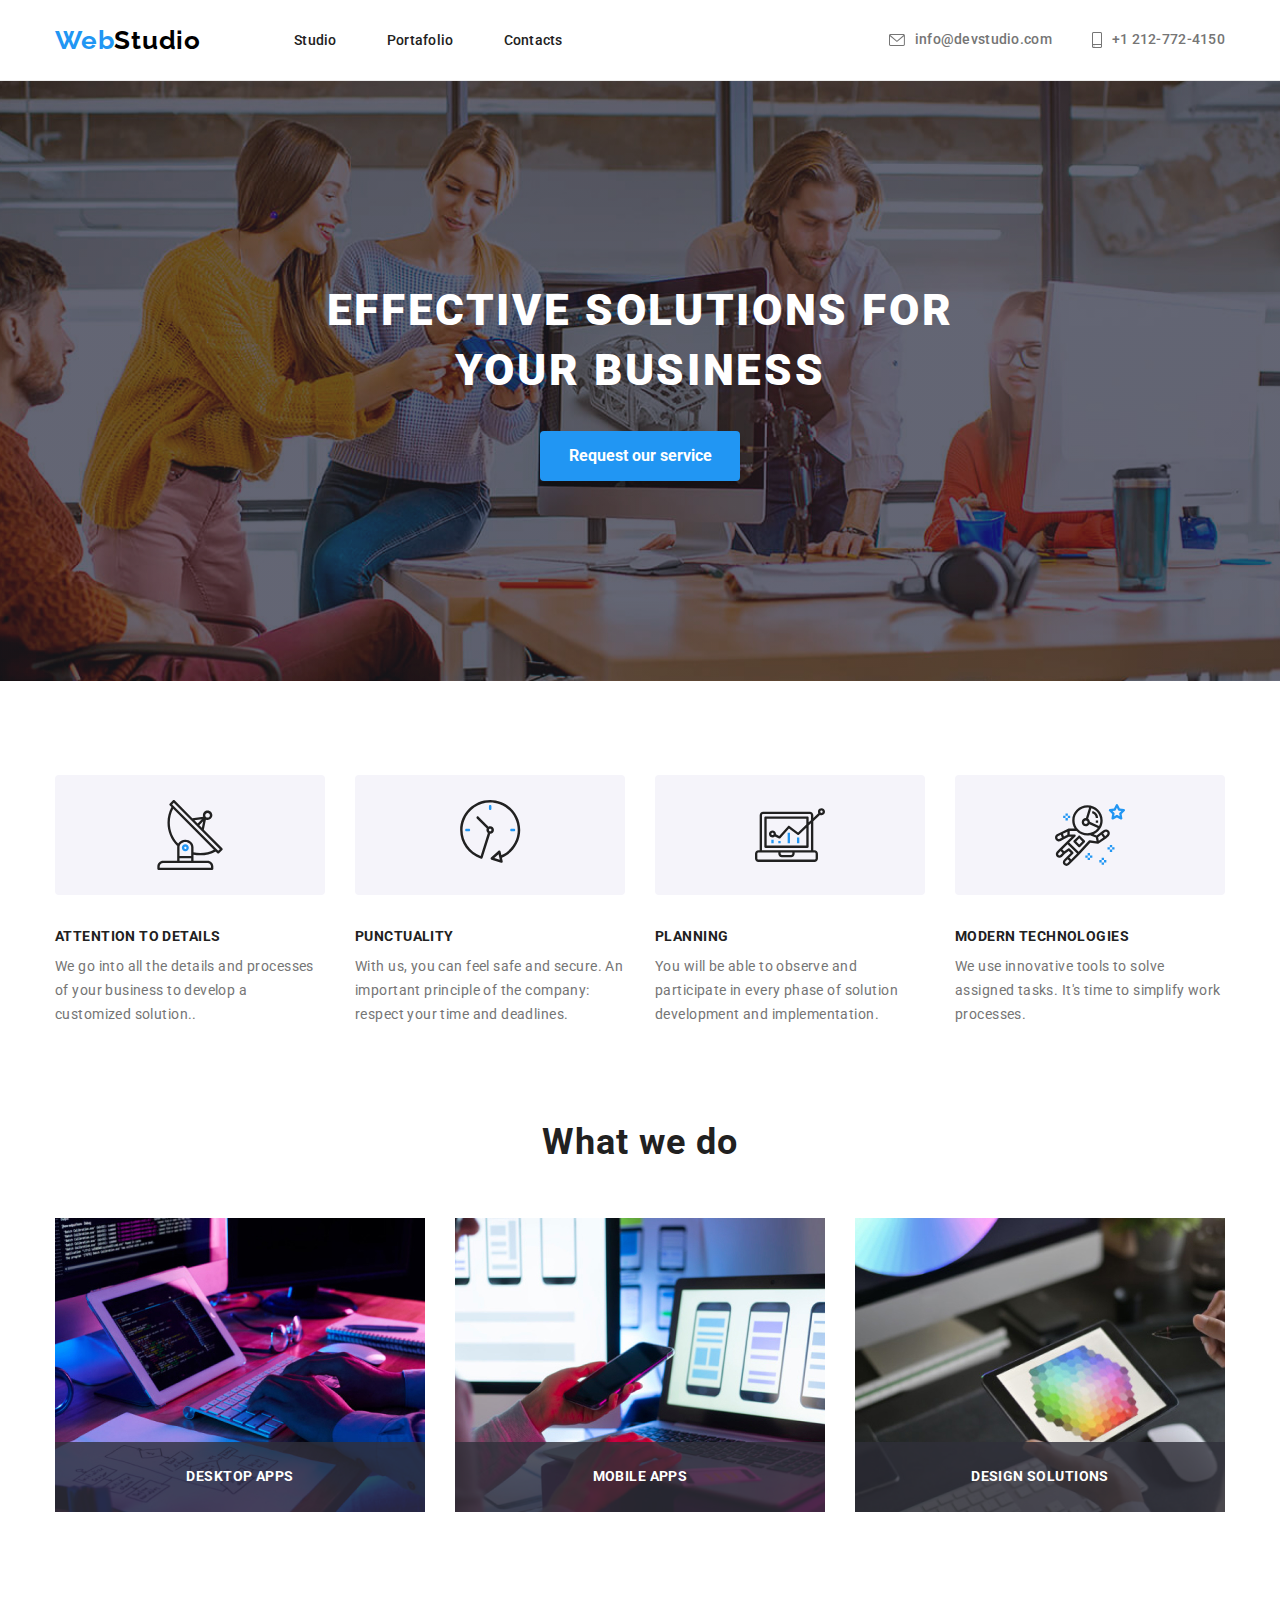
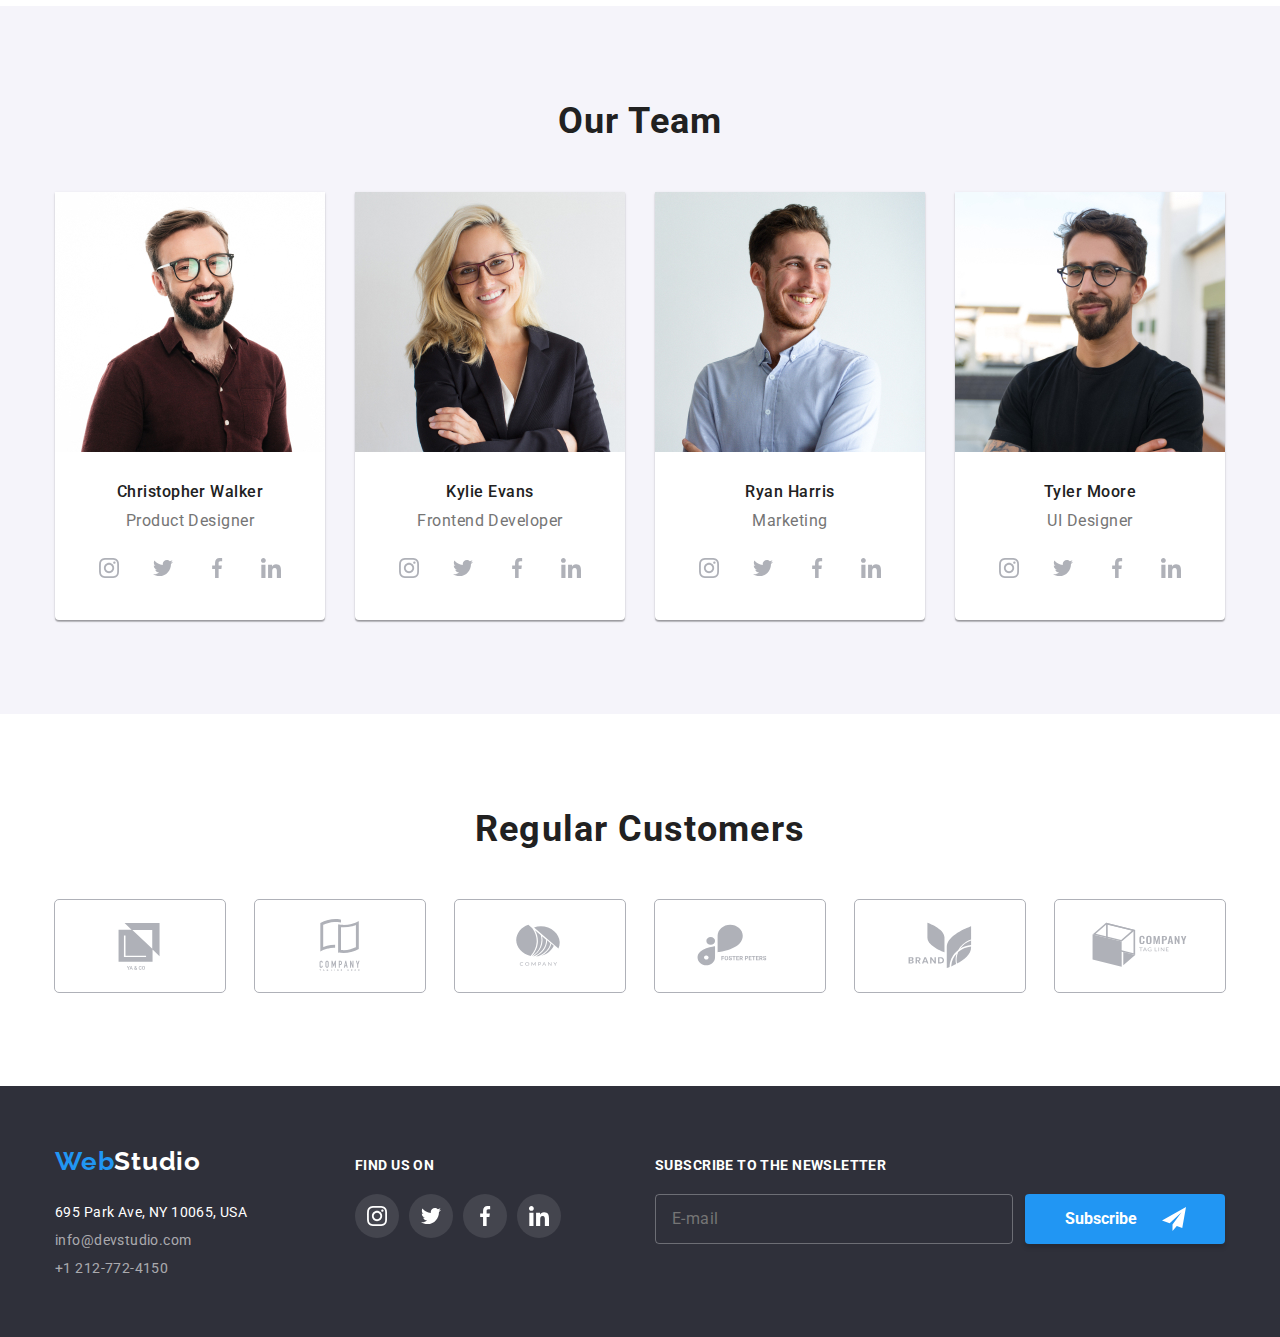
<file: index.html>
<!DOCTYPE html>
<html lang="en">
  <head>
    <meta charset="utf-8" />
    <meta name="description" content="homework 8: Web Studio Project" />
    <meta name="viewport" content="width=device-width, initial-scale=1" />
    <link rel="stylesheet" href="./css/modern-normalize.min.css" />
    <link rel="stylesheet" type="text/css" href="css/main.min.css" />
    <link rel="preconnect" href="https://fonts.googleapis.com" />
    <link rel="preconnect" href="https://fonts.gstatic.com" crossorigin />
    <link
      href="https://fonts.googleapis.com/css2?family=Raleway:wght@700&family=Roboto:wght@400;500;700;900&display=swap"
      rel="stylesheet"
    />
    <title>Principal</title>
  </head>
  <body>
    <header class="page-header">
      <div class="container">
        <nav>
          <a class="logo" href="#">Web<span>Studio</span></a>
          <ul class="links">
            <li><a class="links__item" href="#">Studio</a></li>
            <li>
              <a class="links__item" href="portafolio.html">Portafolio</a>
            </li>
            <li><a class="links__item" href="#">Contacts</a></li>
          </ul>
        </nav>
        <ul class="contacts">
          <li class="contacts__item">
            <svg class="contacts__icon" width="16" height="12">
              <use xlink:href="./images/icons.svg#icon-sobre"></use>
            </svg>
            <a class="contacts__link" href="mailto:info@devstudio.com"
              >info@devstudio.com</a
            >
          </li>
          <li class="contacts__item">
            <svg class="contacts__icon" width="10" height="16">
              <use
                xlink:href="./images/icons.svg#icon-telfono-inteligente"
              ></use>
            </svg>
            <a class="contacts__link" href="tel:+12127724150"
              >+1 212-772-4150</a
            >
          </li>
        </ul>
        <button
          class="menu-toggle js-open-menu"
          aria-expanded="false"
          aria-controls="mobile-menu"
        >
          <svg width="40" height="40">
            <use xlink:href="./images/icons.svg#icon-menu_40px"></use>
          </svg>
        </button>
      </div>
    </header>
    <main>
      <section class="banner">
        <div class="container">
          <h1 class="title">EFFECTIVE SOLUTIONS FOR YOUR BUSINESS</h1>
          <button data-modal-open class="button" type="button">
            Request our service
          </button>
        </div>
      </section>
      <div class="container">
        <ul class="descriptions">
          <li>
            <svg class="descriptions__icon" width="70" height="70">
              <use xlink:href="./images/icons.svg#icon-antena-1"></use>
            </svg>
            <h3 class="descriptions__title">ATTENTION TO DETAILS</h3>
            <p class="descriptions__text">
              We go into all the details and processes of your business to
              develop a customized solution..
            </p>
          </li>
          <li>
            <svg class="descriptions__icon" width="70" height="70">
              <use xlink:href="./images/icons.svg#icon-reloj-1"></use>
            </svg>
            <h3 class="descriptions__title">PUNCTUALITY</h3>
            <p class="descriptions__text">
              With us, you can feel safe and secure. An important principle of
              the company: respect your time and deadlines.
            </p>
          </li>
          <li>
            <svg class="descriptions__icon" width="70" height="70">
              <use xlink:href="./images/icons.svg#icon-diagrama-1"></use>
            </svg>
            <h3 class="descriptions__title">PLANNING</h3>
            <p class="descriptions__text">
              You will be able to observe and participate in every phase of
              solution development and implementation.
            </p>
          </li>
          <li>
            <svg class="descriptions__icon" width="70" height="70">
              <use xlink:href="./images/icons.svg#icon-astronauta-1"></use>
            </svg>
            <h3 class="descriptions__title">mODERN TECHNOLOGIES</h3>
            <p class="descriptions__text">
              We use innovative tools to solve assigned tasks. It's time to
              simplify work processes.
            </p>
          </li>
        </ul>
        <section class="service">
          <h2 class="service__title">What we do</h2>
          <ul class="list">
            <li class="list__item">
              <img
                class="list__img"
                src="images/image.jpg"
                alt="persona digitando código"
                width="370"
              />
              <h3 class="list__title">DESKTOP APPS</h3>
            </li>
            <li class="list__item">
              <img
                class="list__img"
                src="images/image-1.jpg"
                alt="persona digitando código"
                width="370"
              />
              <h3 class="list__title">MOBILE APPS</h3>
            </li>
            <li class="list__item">
              <img
                class="list__img"
                src="images/image-2.jpg"
                alt="persona digitando código"
                width="370"
              />
              <h3 class="list__title">DESIGN SOLUTIONS</h3>
            </li>
          </ul>
        </section>
      </div>
      <section class="team">
        <div class="container">
          <h2 class="team__title">Our Team</h2>
          <ul class="cards">
            <li class="cards__item">
              <figure>
                <img
                  class="cards__img"
                  srcset="
                    images/image-3-450.jpg 450w,
                    images/image-3-354.jpg 354w,
                    images/image-3-270.jpg 270w
                  "
                  sizes="(min-width: 1200px) 270px, (min-width: 768px) 354px, 450px"
                  src="images/image-3-450.jpg"
                  alt="Andrés Cubo"
                />
                <figcaption class="cards__person">
                  <h3 class="cards__name">Christopher Walker</h3>
                  <p>Product Designer</p>
                  <ul class="icons">
                    <li>
                      <svg class="icons__network" width="44" height="44">
                        <use
                          xlink:href="./images/icons.svg#icon-instagram"
                        ></use>
                      </svg>
                    </li>
                    <li>
                      <svg class="icons__network" width="44" height="44">
                        <use xlink:href="./images/icons.svg#icon-twitter"></use>
                      </svg>
                    </li>
                    <li>
                      <svg class="icons__network" width="44" height="44">
                        <use
                          xlink:href="./images/icons.svg#icon-facebook"
                        ></use>
                      </svg>
                    </li>
                    <li>
                      <svg class="icons__network" width="44" height="44">
                        <use
                          xlink:href="./images/icons.svg#icon-linkedin"
                        ></use>
                      </svg>
                    </li>
                  </ul>
                </figcaption>
              </figure>
            </li>
            <li class="cards__item">
              <figure>
                <img
                  class="cards__img"
                  srcset="
                    images/image-4-450.jpg 450w,
                    images/image-4-354.jpg 354w,
                    images/image-4-270.jpg 270w
                  "
                  sizes="(min-width: 1200px) 270px, (min-width: 768px) 354px, 450px"
                  src="images/image-4-phone.jpg"
                  alt="Carla Palacios"
                />
                <figcaption class="cards__person">
                  <h3 class="cards__name">Kylie Evans</h3>
                  <p>Frontend Developer</p>
                  <ul class="icons">
                    <li>
                      <svg class="icons__network" width="44" height="44">
                        <use
                          xlink:href="./images/icons.svg#icon-instagram"
                        ></use>
                      </svg>
                    </li>
                    <li>
                      <svg class="icons__network" width="44" height="44">
                        <use xlink:href="./images/icons.svg#icon-twitter"></use>
                      </svg>
                    </li>
                    <li>
                      <svg class="icons__network" width="44" height="44">
                        <use
                          xlink:href="./images/icons.svg#icon-facebook"
                        ></use>
                      </svg>
                    </li>
                    <li>
                      <svg class="icons__network" width="44" height="44">
                        <use
                          xlink:href="./images/icons.svg#icon-linkedin"
                        ></use>
                      </svg>
                    </li>
                  </ul>
                </figcaption>
              </figure>
            </li>
            <li class="cards__item">
              <figure>
                <img
                  class="cards__img"
                  srcset="
                    images/image-5-450.jpg 450w,
                    images/image-5-354.jpg 354w,
                    images/image-5-270.jpg 270w
                  "
                  sizes="(min-width: 1200px) 270px, (min-width: 768px) 354px, 450px"
                  src="images/image-5-phone.jpg"
                  alt="Mario Dorado"
                />
                <figcaption class="cards__person">
                  <h3 class="cards__name">Ryan Harris</h3>
                  <p>Marketing</p>
                  <ul class="icons">
                    <li>
                      <svg class="icons__network" width="44" height="44">
                        <use
                          xlink:href="./images/icons.svg#icon-instagram"
                        ></use>
                      </svg>
                    </li>
                    <li>
                      <svg class="icons__network" width="44" height="44">
                        <use xlink:href="./images/icons.svg#icon-twitter"></use>
                      </svg>
                    </li>
                    <li>
                      <svg class="icons__network" width="44" height="44">
                        <use
                          xlink:href="./images/icons.svg#icon-facebook"
                        ></use>
                      </svg>
                    </li>
                    <li>
                      <svg class="icons__network" width="44" height="44">
                        <use
                          xlink:href="./images/icons.svg#icon-linkedin"
                        ></use>
                      </svg>
                    </li>
                  </ul>
                </figcaption>
              </figure>
            </li>
            <li class="cards__item">
              <figure>
                <img
                  class="cards__img"
                  srcset="
                    images/image-6-450.jpg 450w,
                    images/image-6-354.jpg 354w,
                    images/image-6-270.jpg 270w
                  "
                  sizes="(min-width: 1200px) 270px, (min-width: 768px) 354px, 450px"
                  src="images/image-6-phone.jpg"
                  alt="Pablo Mijangos"
                />
                <figcaption class="cards__person">
                  <h3 class="cards__name">Tyler Moore</h3>
                  <p>UI Designer</p>
                  <ul class="icons">
                    <li>
                      <svg class="icons__network" width="44" height="44">
                        <use
                          xlink:href="./images/icons.svg#icon-instagram"
                        ></use>
                      </svg>
                    </li>
                    <li>
                      <svg class="icons__network" width="44" height="44">
                        <use xlink:href="./images/icons.svg#icon-twitter"></use>
                      </svg>
                    </li>
                    <li>
                      <svg class="icons__network" width="44" height="44">
                        <use
                          xlink:href="./images/icons.svg#icon-facebook"
                        ></use>
                      </svg>
                    </li>
                    <li>
                      <svg class="icons__network" width="44" height="44">
                        <use
                          xlink:href="./images/icons.svg#icon-linkedin"
                        ></use>
                      </svg>
                    </li>
                  </ul>
                </figcaption>
              </figure>
            </li>
          </ul>
        </div>
      </section>
      <section class="clients">
        <div class="container">
          <h2 class="clients__title">Regular Customers</h2>
          <ul class="clients__logo">
            <li>
              <svg class="clients__icon" width="106" height="60">
                <use xlink:href="./images/icons.svg#icon-Logo"></use>
              </svg>
            </li>
            <li>
              <svg class="clients__icon" width="106" height="60">
                <use xlink:href="./images/icons.svg#icon-Logo1"></use>
              </svg>
            </li>
            <li>
              <svg class="clients__icon" width="106" height="60">
                <use xlink:href="./images/icons.svg#icon-Logo2"></use>
              </svg>
            </li>
            <li>
              <svg class="clients__icon" width="106" height="60">
                <use xlink:href="./images/icons.svg#icon-Logo3"></use>
              </svg>
            </li>
            <li>
              <svg class="clients__icon" width="106" height="60">
                <use xlink:href="./images/icons.svg#icon-Logo4"></use>
              </svg>
            </li>
            <li>
              <svg class="clients__icon" width="106" height="60">
                <use xlink:href="./images/icons.svg#icon-Logo5"></use>
              </svg>
            </li>
          </ul>
        </div>
      </section>
    </main>
    <footer class="page-footer">
      <div class="container">
        <section class="location">
          <a class="logo-footer" href="#">Web<span>Studio</span></a>
          <address class="location__address">
            695 Park Ave, NY 10065, USA
          </address>
          <address class="location__contacts">
            <a class="location__data" href="mailto:info@devstudio.com"
              >info@devstudio.com</a
            >
            <a class="location__data" href="tel:+12127724150"
              >+1 212-772-4150</a
            >
          </address>
        </section>
        <section class="networks">
          <h3 class="networks__text">Find us on</h3>
          <ul class="networks__icons">
            <li class="networks__item">
              <svg class="networks__icon" width="44" height="44">
                <use xlink:href="./images/icons.svg#icon-instagram"></use>
              </svg>
            </li>
            <li class="networks__item">
              <svg class="networks__icon" width="44" height="44">
                <use xlink:href="./images/icons.svg#icon-twitter"></use>
              </svg>
            </li>
            <li class="networks__item">
              <svg class="networks__icon" width="44" height="44">
                <use xlink:href="./images/icons.svg#icon-facebook"></use>
              </svg>
            </li>
            <li class="networks__item">
              <svg class="networks__icon" width="44" height="44">
                <use xlink:href="./images/icons.svg#icon-linkedin"></use>
              </svg>
            </li>
          </ul>
        </section>
        <section class="subscribe">
          <form class="form-footer" name="subscribe-form">
            <label class="form-footer__mail">
              <h3 class="form-footer__text">Subscribe to the newsletter</h3>
              <input type="email" name="email" placeholder="E-mail" />
            </label>
            <button class="form-footer__btn" type="submit">
              Subscribe
              <svg class="form-footer__icon" width="24px" heigth="24px">
                <use xlink:href="./images/icons.svg#icon-send"></use>
              </svg>
            </button>
          </form>
        </section>
      </div>
    </footer>
    <div class="backdrop is-hidden" data-modal>
      <div class="modal">
        <h3 class="modal__title">
          Leave your information and we'll call you back
        </h3>
        <form class="modal__form" name="modal-form" autocomplete="on">
          <label class="modal__user">
            Name
            <input class="modal__info" type="text" name="name" autofocus />
            <svg class="modal__icon" width="12" height="12">
              <use xlink:href="./images/icons.svg#icon-person-modal"></use>
            </svg>
          </label>
          <label class="modal__user">
            Telephone
            <input class="modal__info" type="tel" name="phone" />
            <svg class="modal__icon" width="13" height="13">
              <use xlink:href="./images/icons.svg#icon-phone-modal"></use>
            </svg>
          </label>
          <label class="modal__user">
            E-mail
            <input class="modal__info" type="email" name="email" />
            <svg class="modal__icon" width="15" height="12">
              <use xlink:href="./images/icons.svg#icon-mail-modal"></use>
            </svg>
          </label>
          <label class="modal__comments">
            Comments
            <textarea
              class="modal__textarea"
              name="comments"
              placeholder="Enter the text"
            ></textarea>
          </label>
          <label class="modal__agree">
            <input
              class="modal__check"
              type="checkbox"
              name="agree"
              value="agree"
            />
            <svg class="modal__icon-box">
              <use xlink:href="./images/icons.svg#icon-box"></use>
            </svg>
            <svg class="modal__icon-check">
              <use xlink:href="./images/icons.svg#icon-check"></use>
            </svg>
            <p class="modal__text">
              I agree with the letter and accept the
              <a href="#">Terms and Conditions</a>
            </p>
          </label>
          <button class="modal__button" type="submit">Send</button>
        </form>
        <button class="modal__exit" data-modal-close>
          <svg class="modal__exit-icon" width="18" height="18">
            <use xlink:href="./images/icons.svg#exit"></use>
          </svg>
        </button>
      </div>
    </div>
    <div class="menu-container js-menu-container">
      <div class="container">
        <button class="menu-toggle js-close-menu">
          <svg width="40" height="40">
            <use xlink:href="./images/icons.svg#icon-close_40px1"></use>
          </svg>
        </button>
        <nav>
          <ul class="mobile-menu">
            <li><a href="index.html" class="link">Studio</a></li>
            <li><a href="portafolio.html" class="link">Portafolio</a></li>
            <li><a href="index.html" class="link">Contacts</a></li>
          </ul>
        </nav>
        <div class="mobile-menu__contacts">
          <address>
            <a class="mobile-menu__phone" href="tel:+12127724150"
              >+1 212-772-4150</a
            >
            <a class="mobile-menu__mail" href="mailto:info@devstudio.com"
              >info@devstudio.com</a
            >
          </address>
          <ul class="list-networks">
            <li>Instagram</li>
            <li>Twitter</li>
            <li>Facebook</li>
            <li>LinkenIn</li>
          </ul>
        </div>
      </div>
    </div>
    <script src="./js/modal.js"></script>
    <script defer src="js/mobile-menu.js"></script>
  </body>
</html>
</file>
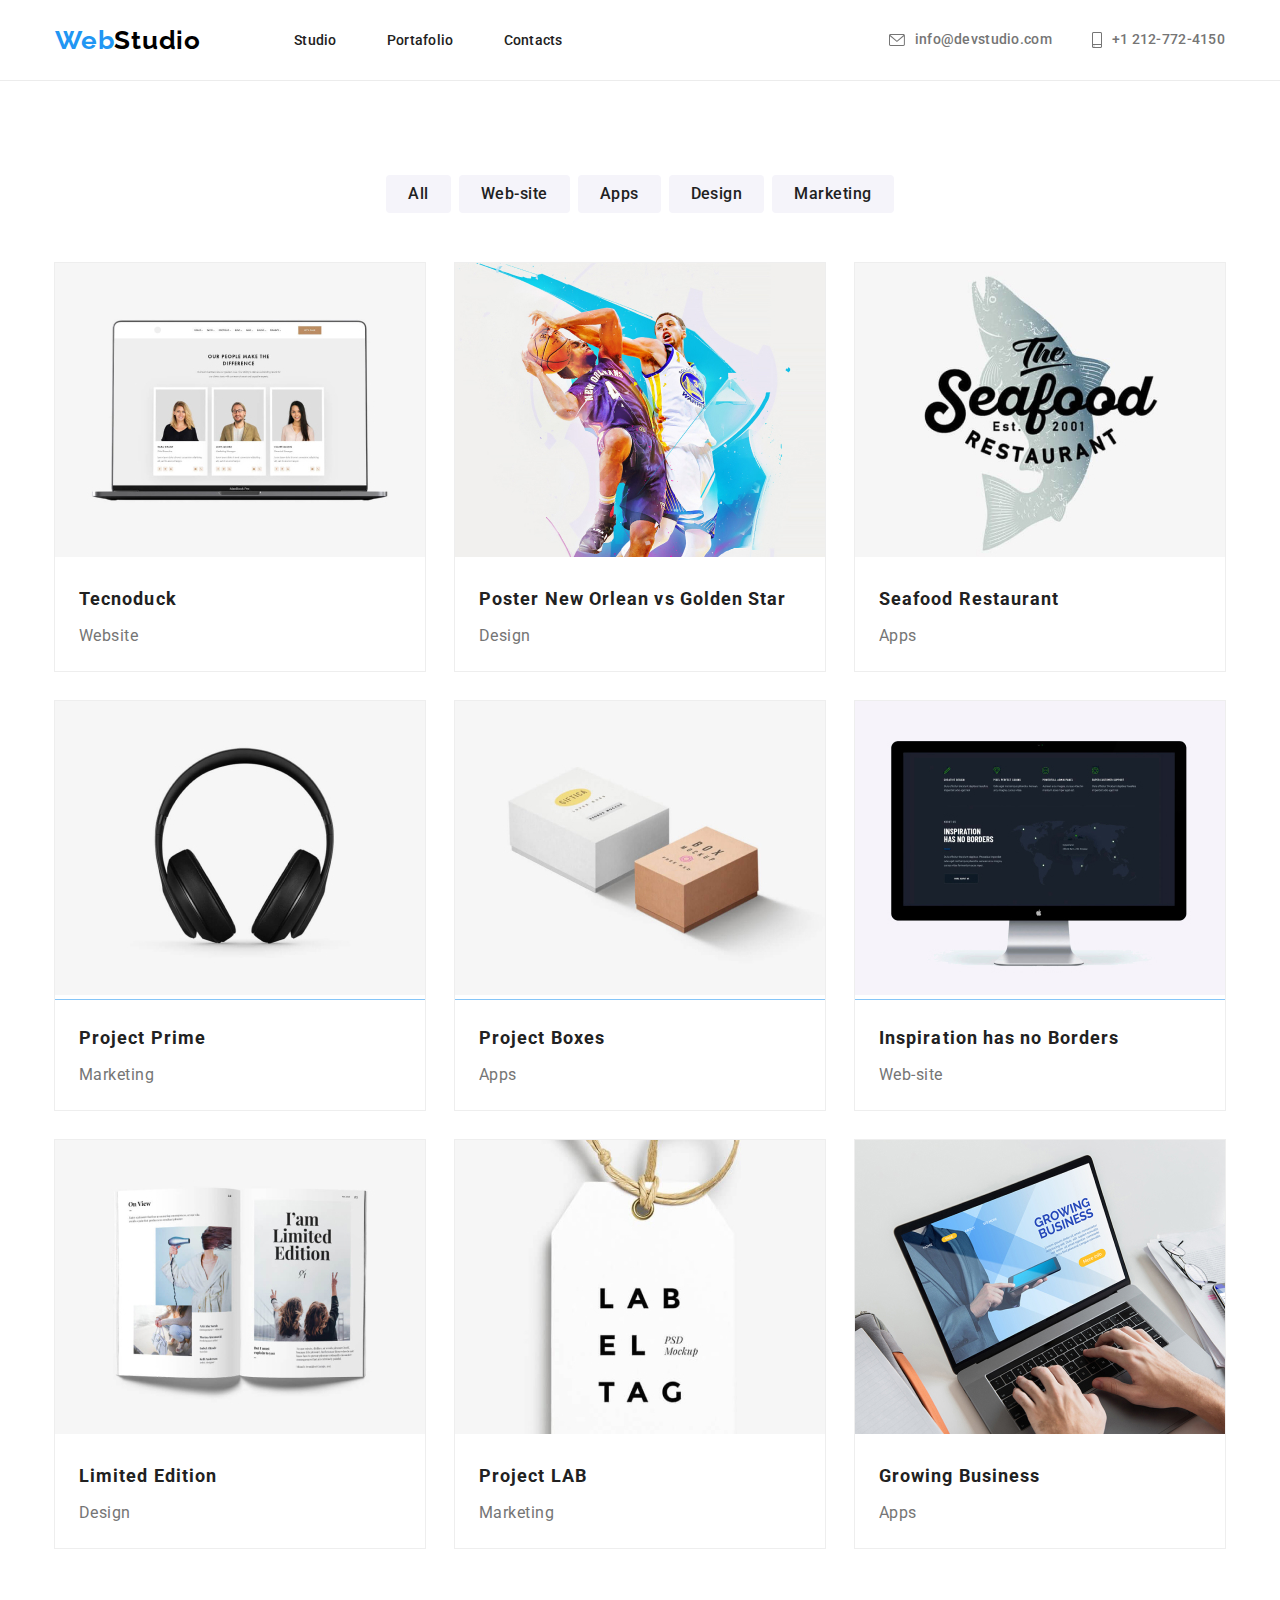
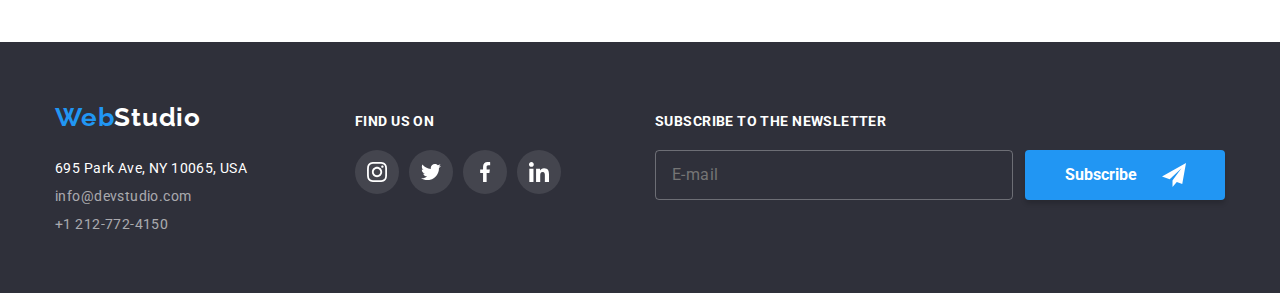
<file: portafolio.html>
<!DOCTYPE html>
<html lang="en">
  <head>
    <meta charset="utf-8" />
    <meta name="description" content="homework 8: Web Studio Project" />
    <meta name="viewport" content="width=device-width, initial-scale=1" />
    <link rel="stylesheet" href="./css/modern-normalize.min.css" />
    <link rel="stylesheet" type="text/css" href="css/main.min.css" />
    <link rel="preconnect" href="https://fonts.googleapis.com" />
    <link rel="preconnect" href="https://fonts.gstatic.com" crossorigin />
    <link
      href="https://fonts.googleapis.com/css2?family=Raleway:wght@700&family=Roboto:wght@400;500;700;900&display=swap"
      rel="stylesheet"
    />
    <title>Portafolio</title>
  </head>
  <body>
    <header class="page-header">
      <div class="container">
        <nav>
          <a class="logo" href="index.html">Web<span>Studio</span></a>
          <ul class="links">
            <li><a class="links__item" href="index.html">Studio</a></li>
            <li>
              <a class="links__item" href="#">Portafolio</a>
            </li>
            <li><a class="links__item" href="#">Contacts</a></li>
          </ul>
        </nav>
        <ul class="contacts">
          <li class="contacts__item">
            <svg class="contacts__icon" width="16" height="12">
              <use xlink:href="./images/icons.svg#icon-sobre"></use>
            </svg>
            <a class="contacts__link" href="mailto:info@devstudio.com"
              >info@devstudio.com</a
            >
          </li>
          <li class="contacts__item">
            <svg class="contacts__icon" width="10" height="16">
              <use
                xlink:href="./images/icons.svg#icon-telfono-inteligente"
              ></use>
            </svg>
            <a class="contacts__link" href="tel:+12127724150"
              >+1 212-772-4150</a
            >
          </li>
        </ul>
        <button
          class="menu-toggle js-open-menu"
          aria-expanded="false"
          aria-controls="mobile-menu"
        >
          <svg width="40" height="40">
            <use xlink:href="./images/icons.svg#icon-menu_40px"></use>
          </svg>
        </button>
      </div>
    </header>
    <main>
      <section class="products">
        <div class="container">
          <ul class="filters">
            <li class="filters__list">
              <button class="filters__item" type="button">All</button>
            </li>
            <li class="filters__list">
              <button class="filters__item" type="button">Web-site</button>
            </li>
            <li class="filters__list">
              <button class="filters__item" type="button">Apps</button>
            </li>
            <li class="filters__list">
              <button class="filters__item" type="button">Design</button>
            </li>
            <li class="filters__list">
              <button class="filters__item" type="button">Marketing</button>
            </li>
          </ul>
          <ul class="brochure">
            <li class="brochure__item">
              <figure>
                <div class="brochure__description">
                  <img
                    class="brochure__img"
                    srcset="
                      images/img-port-450.jpg 450w,
                      images/img-port-354.jpg 354w,
                      images/img-port-370.jpg 370w
                    "
                    sizes="(min-width: 1200px) 370px, (min-width: 768px) 354px, 450px"
                    src="images/img-port-450.jpg"
                    alt="Tecnoduck"
                  />
                  <p class="brochure__transition">
                    Technoduck is a state-of-the-art coronavirus distribution
                    platform. Companies use this platform for digital espionage
                    and attacks on competitors' secure servers.
                  </p>
                </div>
                <figcaption class="brochure__category">
                  <h3 class="brochure__name">Tecnoduck</h3>
                  Website
                </figcaption>
              </figure>
            </li>
            <li class="brochure__item">
              <figure>
                <div class="brochure__description">
                  <img
                    class="brochure__img"
                    srcset="
                      images/img-port1-450.jpg 450w,
                      images/img-port1-354.jpg 354w,
                      images/img-port1-370.jpg 370w
                    "
                    sizes="(min-width: 1200px) 370px, (min-width: 768px) 354px, 450px"
                    src="images/img-port1-450.jpg"
                    alt="Poster basketball"
                  />
                  <p class="brochure__transition">
                    Technoduck is a state-of-the-art coronavirus distribution
                    platform. Companies use this platform for digital espionage
                    and attacks on competitors' secure servers.
                  </p>
                </div>
                <figcaption class="brochure__category">
                  <h3 class="brochure__name">
                    Poster New Orlean vs Golden Star
                  </h3>
                  Design
                </figcaption>
              </figure>
            </li>
            <li class="brochure__item">
              <figure>
                <div class="brochure__description">
                  <img
                    class="brochure__img"
                    srcset="
                      images/img-port2-450.jpg 450w,
                      images/img-port2-354.jpg 354w,
                      images/img-port2-370.jpg 370w
                    "
                    sizes="(min-width: 1200px) 370px, (min-width: 768px) 354px, 450px"
                    src="images/img-port2-450.jpg"
                    alt="Restaurant Seafood"
                  />
                  <p class="brochure__transition">
                    Technoduck is a state-of-the-art coronavirus distribution
                    platform. Companies use this platform for digital espionage
                    and attacks on competitors' secure servers.
                  </p>
                </div>
                <figcaption class="brochure__category">
                  <h3 class="brochure__name">Seafood Restaurant</h3>
                  Apps
                </figcaption>
              </figure>
            </li>
            <li class="brochure__item">
              <figure>
                <div class="brochure__description">
                  <img
                    class="brochure__img"
                    srcset="
                      images/img-port3-450.jpg 450w,
                      images/img-port3-354.jpg 354w,
                      images/img-port3-370.jpg 370w
                    "
                    sizes="(min-width: 1200px) 370px, (min-width: 768px) 354px, 450px"
                    src="images/img-port3-450.jpg"
                    alt="Project Prime"
                  />
                  <p class="brochure__transition">
                    Technoduck is a state-of-the-art coronavirus distribution
                    platform. Companies use this platform for digital espionage
                    and attacks on competitors' secure servers.
                  </p>
                </div>
                <figcaption class="brochure__category">
                  <h3 class="brochure__name">Project Prime</h3>
                  Marketing
                </figcaption>
              </figure>
            </li>
            <li class="brochure__item">
              <figure>
                <div class="brochure__description">
                  <img
                    class="brochure__img"
                    srcset="
                      images/img-port4-450.jpg 450w,
                      images/img-port4-354.jpg 354w,
                      images/img-port4-370.jpg 370w
                    "
                    sizes="(min-width: 1200px) 370px, (min-width: 768px) 354px, 450px"
                    src="images/img-port4-450.jpg"
                    alt="Project Boxes"
                  />
                  <p class="brochure__transition">
                    Technoduck is a state-of-the-art coronavirus distribution
                    platform. Companies use this platform for digital espionage
                    and attacks on competitors' secure servers.
                  </p>
                </div>
                <figcaption class="brochure__category">
                  <h3 class="brochure__name">Project Boxes</h3>
                  Apps
                </figcaption>
              </figure>
            </li>
            <li class="brochure__item">
              <figure>
                <div class="brochure__description">
                  <img
                    class="brochure__img"
                    srcset="
                      images/img-port5-450.jpg 450w,
                      images/img-port5-354.jpg 354w,
                      images/img-port5-370.jpg 370w
                    "
                    sizes="(min-width: 1200px) 370px, (min-width: 768px) 354px, 450px"
                    src="images/img-port5-450.jpg"
                    alt="monitor"
                  />
                  <p class="brochure__transition">
                    Technoduck is a state-of-the-art coronavirus distribution
                    platform. Companies use this platform for digital espionage
                    and attacks on competitors' secure servers.
                  </p>
                </div>
                <figcaption class="brochure__category">
                  <h3 class="brochure__name">Inspiration has no Borders</h3>
                  Web-site
                </figcaption>
              </figure>
            </li>
            <li class="brochure__item">
              <figure>
                <div class="brochure__description">
                  <img
                    class="brochure__img"
                    srcset="
                      images/img-port6-450.jpg 450w,
                      images/img-port6-354.jpg 354w,
                      images/img-port6-370.jpg 370w
                    "
                    sizes="(min-width: 1200px) 370px, (min-width: 768px) 354px, 450px"
                    src="images/img-port6-450.jpg"
                    alt="magazine"
                  />
                  <p class="brochure__transition">
                    Technoduck is a state-of-the-art coronavirus distribution
                    platform. Companies use this platform for digital espionage
                    and attacks on competitors' secure servers.
                  </p>
                </div>
                <figcaption class="brochure__category">
                  <h3 class="brochure__name">Limited Edition</h3>
                  Design
                </figcaption>
              </figure>
            </li>
            <li class="brochure__item">
              <figure>
                <div class="brochure__description">
                  <img
                    class="brochure__img"
                    srcset="
                      images/img-port7-450.jpg 450w,
                      images/img-port7-354.jpg 354w,
                      images/img-port7-370.jpg 370w
                    "
                    sizes="(min-width: 1200px) 370px, (min-width: 768px) 354px, 450px"
                    src="images/img-port7-450.jpg"
                    alt="tag"
                  />
                  <p class="brochure__transition">
                    Technoduck is a state-of-the-art coronavirus distribution
                    platform. Companies use this platform for digital espionage
                    and attacks on competitors' secure servers.
                  </p>
                </div>
                <figcaption class="brochure__category">
                  <h3 class="brochure__name">Project LAB</h3>
                  Marketing
                </figcaption>
              </figure>
            </li>
            <li class="brochure__item">
              <figure>
                <div class="brochure__description">
                  <img
                    class="brochure__img"
                    srcset="
                      images/img-port8-450.jpg 450w,
                      images/img-port8-354.jpg 354w,
                      images/img-port8-370.jpg 370w
                    "
                    sizes="(min-width: 1200px) 370px, (min-width: 768px) 354px, 450px"
                    src="images/img-port8-450.jpg"
                    alt="laptop working"
                  />
                  <p class="brochure__transition">
                    Technoduck is a state-of-the-art coronavirus distribution
                    platform. Companies use this platform for digital espionage
                    and attacks on competitors' secure servers.
                  </p>
                </div>
                <figcaption class="brochure__category">
                  <h3 class="brochure__name">Growing Business</h3>
                  Apps
                </figcaption>
              </figure>
            </li>
          </ul>
        </div>
      </section>
    </main>
    <footer class="page-footer">
      <div class="container">
        <section class="location">
          <a class="logo-footer" href="#">Web<span>Studio</span></a>
          <address class="location__address">
            695 Park Ave, NY 10065, USA
          </address>
          <address class="location__contacts">
            <a class="location__data" href="mailto:info@devstudio.com"
              >info@devstudio.com</a
            >
            <a class="location__data" href="tel:+12127724150"
              >+1 212-772-4150</a
            >
          </address>
        </section>
        <section class="networks">
          <h3 class="networks__text">Find us on</h3>
          <ul class="networks__icons">
            <li class="networks__item">
              <svg class="networks__icon" width="44" height="44">
                <use xlink:href="./images/icons.svg#icon-instagram"></use>
              </svg>
            </li>
            <li class="networks__item">
              <svg class="networks__icon" width="44" height="44">
                <use xlink:href="./images/icons.svg#icon-twitter"></use>
              </svg>
            </li>
            <li class="networks__item">
              <svg class="networks__icon" width="44" height="44">
                <use xlink:href="./images/icons.svg#icon-facebook"></use>
              </svg>
            </li>
            <li class="networks__item">
              <svg class="networks__icon" width="44" height="44">
                <use xlink:href="./images/icons.svg#icon-linkedin"></use>
              </svg>
            </li>
          </ul>
        </section>
        <section class="subscribe">
          <form class="form-footer" name="subscribe-form">
            <label class="form-footer__mail">
              <h3 class="form-footer__text">Subscribe to the newsletter</h3>
              <input type="email" name="email" placeholder="E-mail" />
            </label>
            <button class="form-footer__btn" type="submit">
              Subscribe
              <svg class="form-footer__icon" width="24px" heigth="24px">
                <use xlink:href="./images/icons.svg#icon-send"></use>
              </svg>
            </button>
          </form>
        </section>
      </div>
    </footer>
    <div class="menu-container js-menu-container">
      <div class="container">
        <button class="menu-toggle js-close-menu">
          <svg width="40" height="40">
            <use xlink:href="./images/icons.svg#icon-close_40px1"></use>
          </svg>
        </button>
        <nav>
          <ul class="mobile-menu">
            <li><a href="index.html" class="link">Studio</a></li>
            <li><a href="portafolio.html" class="link">Portafolio</a></li>
            <li><a href="index.html" class="link">Contacts</a></li>
          </ul>
        </nav>
        <div class="mobile-menu__contacts">
          <address>
            <a class="mobile-menu__phone" href="tel:+12127724150"
              >+1 212-772-4150</a
            >
            <a class="mobile-menu__mail" href="mailto:info@devstudio.com"
              >info@devstudio.com</a
            >
          </address>
          <ul class="list-networks">
            <li>Instagram</li>
            <li>Twitter</li>
            <li>Facebook</li>
            <li>LinkenIn</li>
          </ul>
        </div>
      </div>
    </div>
    <script defer src="js/mobile-menu.js"></script>
  </body>
</html>
</file>
<file: css/main.min.css>
@import"https://fonts.googleapis.com/css2?family=Raleway:wght@700&family=Roboto:wght@400;500;700;900&display=swap";*{box-sizing:border-box}body{font-family:"Roboto",sans-serif;color:#757575;margin:0px}li{list-style:none}a{text-decoration:none}a:active{color:#2196f3}a:visited{color:#212121}figure,h1,h2,h3,p,ul{padding:0px;margin:0px}.container{width:450px;margin-right:auto;margin-left:auto}@media(min-width: 768px){.container{width:738px}}@media(min-width: 1200px){.container{width:1170px}}nav{display:flex}.logo{font-family:"Raleway",sans-serif;font-weight:700;font-size:24px;line-height:1.19;text-align:right;letter-spacing:.03em;color:#2196f3}.logo:active,.logo:visited{color:#2196f3}.logo span{color:#000}.page-header{border-bottom:1px solid #ececec}.page-header .container{display:flex;align-items:center;justify-content:space-between;height:60px}.links{display:none}.contacts{display:none}@media(min-width: 768px){.contacts{display:flex;flex-direction:column;justify-content:flex-start}.contacts__item{display:inline-flex;align-items:center}.contacts__item:hover *,.contacts__item:focus *{color:#2196f3;fill:#2196f3}.contacts__item:not(:last-child){margin-right:0px;margin-bottom:10px}.contacts__icon{margin-right:10px;fill:#757575}.contacts__link{font-style:normal;font-weight:500;font-size:14px;line-height:1.14;letter-spacing:.02em;color:#757575}.links{display:flex;align-items:center;margin-left:93px}.links li:not(:last-child){margin-right:50px}.links__item{position:relative;font-weight:500;font-size:14px;line-height:1.14;letter-spacing:.02em;color:#212121}.links__item:hover,.links__item:focus{color:#2196f3}.links__item::after{position:absolute;content:"";left:0;top:calc(100% + 28px);width:100%;background-color:#2196f3;height:4px;border-radius:2px;opacity:0}.links__item:hover::after,.links__item:focus::after{opacity:1}.page-header .container{height:80px}}@media(min-width: 1200px){.contacts{flex-direction:row;align-items:center}.contacts__item:not(:last-child){margin-right:40px;margin-bottom:0px}.logo{font-size:26px}}.menu-toggle{min-height:40px;min-width:40px;display:flex;align-items:center;justify-content:center;margin:0;padding:0;background-color:rgba(0,0,0,0);cursor:pointer;border:none;border-radius:50%;outline:none}.menu-toggle:hover,.menu-toggle:focus,.menu-toggle:active{fill:#2196f3}.menu-container{position:fixed;top:0;left:0;width:100vw;height:100vh;background-color:#fff;z-index:999;transform:translateX(100%);transition:transform 250ms ease-in-out}.menu-container .container{display:flex;flex-direction:column;position:relative;padding:48px 25px;justify-content:space-between;height:100%}.menu-container .container .menu-toggle{position:absolute;top:10px;right:0px}.mobile-menu{display:flex;flex-direction:column;gap:32px}.mobile-menu .link{font-family:"Roboto",sans-serif;font-style:normal;font-weight:500;font-size:40px;line-height:1.175;letter-spacing:.02em;color:#212121}.mobile-menu .link:hover,.mobile-menu .link:focus{color:#2196f3}.mobile-menu__contacts address{display:flex;flex-wrap:wrap;gap:32px}.mobile-menu__phone{font-family:"Roboto",sans-serif;font-style:normal;font-weight:500;font-size:34px;line-height:1.1765;letter-spacing:.02em;color:#2196f3}.mobile-menu__mail{font-family:"Roboto",sans-serif;font-style:normal;font-weight:500;font-size:24px;line-height:1.166;letter-spacing:.02em;color:#757575}.list-networks{margin-top:64px;display:flex;gap:10px}.list-networks li{font-family:"Roboto",sans-serif;font-style:normal;font-weight:500;font-size:18px;line-height:1.222;letter-spacing:.02em;color:#2196f3;cursor:pointer}.list-networks li:not(:last-child){border-right:1px solid rgba(33,33,33,.2);padding-right:10px}.menu-container.is-open{transform:translateX(0)}@media(min-width: 768px){.menu-toggle{display:none}}.banner{margin-right:auto;margin-left:auto;background-color:#2f303a;text-align:center;padding:118px 0px;background-image:linear-gradient(rgba(47, 48, 58, 0.4), rgba(47, 48, 58, 0.4)),url(".././images/Image-back-phone.jpg");background-size:cover;background-position:center;background-repeat:no-repeat}.banner .title{font-weight:900;font-size:26px;line-height:1.36;text-align:center;letter-spacing:.06em;text-transform:uppercase;color:#fff;width:360px;margin:auto;margin-bottom:30px}.banner .button{font-family:"Roboto",sans-serif;font-weight:700;font-size:16px;line-height:1.88;background-color:#2196f3;color:#fff;text-align:center;width:200px;height:50px;background:#2196f3;box-shadow:0px 4px 4px rgba(0,0,0,.15);border-radius:4px;cursor:pointer;border:0px;padding:0px}@media(min-device-pixel-ratio: 2),(min-resolution: 192dpi),(min-resolution: 2dppx){.banner{background-image:linear-gradient(rgba(47, 48, 58, 0.4), rgba(47, 48, 58, 0.4)),url(".././images/2X/Image-back-phone-2X.jpg")}}@media(min-width: 768px){.banner{background-image:linear-gradient(rgba(47, 48, 58, 0.4), rgba(47, 48, 58, 0.4)),url(".././images/Image-back-tablet.jpg")}}@media(min-width: 768px)and (min-device-pixel-ratio: 2),(min-width: 768px)and (min-resolution: 192dpi),(min-width: 768px)and (min-resolution: 2dppx){.banner{background-image:linear-gradient(rgba(47, 48, 58, 0.4), rgba(47, 48, 58, 0.4)),url(".././images/2X/Image-back-tablet-2X.jpg")}}@media(min-width: 1200px){.banner{padding:200px 0px;background-image:linear-gradient(rgba(47, 48, 58, 0.4), rgba(47, 48, 58, 0.4)),url(".././images/Image-back.jpg")}.banner .title{width:696px;font-size:44px}}@media(min-width: 1200px)and (min-device-pixel-ratio: 2),(min-width: 1200px)and (min-resolution: 192dpi),(min-width: 1200px)and (min-resolution: 2dppx){.banner{background-image:linear-gradient(rgba(47, 48, 58, 0.4), rgba(47, 48, 58, 0.4)),url(".././images/2X/Image-back-2X.jpg")}}.descriptions{display:flex;flex-wrap:wrap;gap:30px;padding:60px 0}.descriptions li{flex-basis:100%}.descriptions__icon{box-sizing:content-box;background-color:#f5f4fa;padding:25px 0;border-radius:4px;margin-bottom:30px;width:100%}.descriptions__title{font-family:"Roboto",sans-serif;font-style:normal;font-weight:700;font-size:14px;line-height:1.14;letter-spacing:.03em;color:#212121;margin-bottom:10px;text-transform:uppercase;text-align:center}.descriptions__title:hover{color:var(--color-text)}.descriptions__text{font-size:14px;line-height:1.71;letter-spacing:.03em}@media(min-width: 768px){.descriptions li{flex-basis:calc((100% - 30px)/2)}.descriptions__title{text-align:start}}@media(min-width: 1200px){.descriptions{padding:94px 0}.descriptions li{flex-basis:calc((100% - 90px)/4)}}.service{display:none}@media(min-width: 1200px){.service{display:block;padding-bottom:94px}.service__title{font-weight:700;font-size:36px;line-height:1.17;text-align:center;letter-spacing:.03em;color:#212121;margin-bottom:55.05px}.list{display:flex;gap:30px}.list__item{position:relative;overflow:hidden;flex-basis:calc((100% - 60px)/3)}.list__img{display:block}.list__title{position:absolute;font-family:"Roboto",sans-serif;font-style:normal;font-weight:700;font-size:14px;line-height:1.14;letter-spacing:.03em;bottom:0;display:flex;width:100%;height:70px;justify-content:center;align-items:center;background-color:rgba(47,48,58,.8);color:#fff}}.team{background-color:#f5f4fa;padding:60px 0}.team__title{font-weight:700;font-size:28px;line-height:1.17;text-align:center;letter-spacing:.03em;color:#212121;margin-bottom:30px}.cards{display:flex;flex-wrap:wrap;gap:30px}.cards__img{display:block}.cards__item{background-color:#fff;box-shadow:0px 1px 3px rgba(0,0,0,.12),0px 1px 1px rgba(0,0,0,.14),0px 2px 1px rgba(0,0,0,.2);border-radius:0px 0px 4px 4px;padding-bottom:24px}.cards__person{font-size:16px;line-height:1.19;text-align:center;letter-spacing:.03em;margin-top:30px}.cards__name{font-weight:500;font-size:16px;line-height:1.19;text-align:center;letter-spacing:.03em;color:#212121;margin-bottom:10px}.icons{display:flex;justify-content:center;gap:10px;margin-top:16px}.icons li{display:flex;align-items:center}.icons__network{border-radius:50%;background-color:#fff;fill:#afb1b8;cursor:pointer}.icons__network:hover,.icons__network:focus{background-color:#2196f3;fill:#fff}@media(min-width: 768px){.cards__item{flex-basis:calc((100% - 30px)/2)}}@media(min-width: 1200px){.cards__item{flex-basis:calc((100% - 90px)/4);padding-bottom:30px}.team{padding:94px 0}.team__title{font-size:36px;margin-bottom:50px}}.clients{margin:60px 0}.clients__title{font-weight:700;font-size:28px;line-height:1.17;text-align:center;letter-spacing:.03em;color:#212121}.clients__logo{margin-top:30px;display:flex;flex-wrap:wrap;gap:30px}.clients__logo li{flex-basis:calc((100% - 30px)/2);cursor:pointer}.clients__icon{display:block;box-sizing:content-box;padding:16px 0;outline:1px solid #afb1b8;border-radius:4px;fill:#afb1b8;width:100%}.clients__icon:hover,.clients__icon:focus{outline:1px solid #2196f3;fill:#2196f3}@media(min-width: 768px){.clients__logo li{flex-basis:calc((100% - 60px)/3)}}@media(min-width: 1200px){.clients{margin:94px 0}.clients__title{font-size:36px}.clients__logo{margin-top:50px}.clients__logo li{flex-basis:calc((100% - 150px)/6)}}.page-footer{background-color:#2f303a;padding:60px 0px;text-align:center}.page-footer .container{display:flex;flex-wrap:wrap}.location{flex-basis:100%}.location__address{font-style:normal;font-weight:400;font-size:14px;line-height:1.14;letter-spacing:.03em;text-align:center;color:#fff;margin-top:28px}.location__contacts{display:flex;flex-wrap:wrap;margin-top:12px;gap:12px}.location__data{flex-basis:100%;text-align:center;font-style:normal;font-weight:400;font-size:14px;line-height:1.14;letter-spacing:.03em;color:rgba(255,255,255,.6)}.logo-footer{font-family:"Raleway",sans-serif;font-weight:700;font-size:24px;line-height:1.19;text-align:center;letter-spacing:.03em;color:#2196f3}.logo-footer:active,.logo-footer:visited{color:#2196f3}.logo-footer span{color:#fff}.networks{flex-basis:100%;margin-top:60px}.networks__text{font-family:"Roboto",sans-serif;font-style:normal;font-weight:700;font-size:14px;line-height:1.14;text-align:center;letter-spacing:.03em;color:#fff;text-transform:uppercase}.networks__icons{display:flex;justify-content:center;gap:10px;margin-top:20px}.networks__item{display:flex;align-items:center}.networks__icon{fill:#fff;background:rgba(255,255,255,.1);border-radius:50%;cursor:pointer}.networks__icon:hover,.networks__icon:focus{background-color:#2196f3}.form-footer{display:flex;margin-top:60px;flex-wrap:wrap;justify-content:center;gap:20px}.form-footer__mail{flex-basis:100%}.form-footer__mail input{width:450px;background-color:inherit;margin-top:20px;border:1px solid rgba(255,255,255,.3);border-radius:4px;padding:14px 16px;font-family:"Roboto",sans-serif;font-style:normal;font-weight:400;font-size:16px;line-height:125%;letter-spacing:.03em;color:rgba(255,255,255,.6)}.form-footer__text{font-family:"Roboto",sans-serif;font-style:normal;font-weight:700;font-size:14px;line-height:1.14;letter-spacing:.03em;text-align:center;color:#fff;text-transform:uppercase}.form-footer__btn{display:flex;align-items:center;justify-content:center;width:200px;height:50px;border:none;background-color:#2196f3;box-shadow:0px 4px 4px rgba(0,0,0,.15);border-radius:4px;font-family:"Roboto",sans-serif;font-style:normal;font-weight:700;font-size:16px;line-height:188%;color:#fff;padding:0;cursor:pointer}.form-footer__icon{fill:#fff;margin-left:25px}@media(min-width: 768px){.location{flex-basis:50%}.networks{flex-basis:50%;margin-top:5px}.subscribe{flex-basis:100%}}@media(min-width: 1200px){.page-footer .container{display:flex;flex-wrap:nowrap;text-align:start;justify-content:space-between;align-items:baseline}.location__address{text-align:start}.location__contacts{flex-direction:column;align-items:flex-start}.logo-footer{font-size:26px;text-align:right}.logo-footer:active,.logo-footer:visited{color:#2196f3}.networks{margin-top:0px}.networks__text{text-align:start}.networks__icons{justify-content:flex-start}.form-footer{flex-wrap:nowrap;gap:0px;margin-top:0px;align-items:end}.form-footer__text{text-align:start}.form-footer__mail{flex-basis:0%;margin-right:12px}.form-footer__mail input{width:358px}.subscribe{flex-basis:0}}.backdrop{position:fixed;top:0;left:0;width:100vw;height:100vh;background:rgba(0,0,0,.2);display:flex;align-items:center;justify-content:center;transition:opacity 250ms cubic-bezier(0.4, 0, 0.2, 1),visibility 250ms cubic-bezier(0.4, 0, 0.2, 1)}.backdrop .modal{scale:1;opacity:1;transition:opacity 250ms cubic-bezier(0.4, 0, 0.2, 1),scale 250ms cubic-bezier(0.4, 0, 0.2, 1)}.backdrop.is-hidden{visibility:hidden;opacity:0;pointer-events:none}.backdrop.is-hidden .modal{scale:0;opacity:0}.modal{position:relative;width:450px;background-color:#fff;box-shadow:0px 1px 3px rgba(0,0,0,.12),0px 1px 1px rgba(0,0,0,.14),0px 2px 1px rgba(0,0,0,.2);border-radius:4px;padding:40px}.modal__title{font-family:"Roboto",sans-serif;font-style:normal;font-weight:700;font-size:20px;line-height:23px;text-align:center;letter-spacing:.03em;color:#212121;margin-bottom:12px}.modal__user{position:relative;display:flex;flex-direction:column;font-family:"Roboto",sans-serif;font-style:normal;font-weight:400;font-size:12px;line-height:14px;letter-spacing:.01em;color:#757575;margin-bottom:10px}.modal__info{margin-top:4px;width:100%;height:40px;left:576px;top:314px;border:1px solid rgba(33,33,33,.2);border-radius:4px;padding-left:42px}.modal__info:focus{border-color:#2196f3;outline:none}.modal__icon{position:absolute;top:32px;left:15px}.modal__info:focus+.modal__icon{fill:#2196f3}.modal__comments{font-family:"Roboto",sans-serif;font-style:normal;font-weight:400;font-size:12px;line-height:14px;letter-spacing:.01em;color:#757575}.modal__textarea{margin-top:4px;width:100%;height:120px;left:576px;top:518px;border:1px solid rgba(33,33,33,.2);border-radius:4px;padding:12px 16px;resize:none}.modal__textarea::placeholder{font-family:"Roboto",sans-serif;font-style:normal;font-weight:400;font-size:12px;line-height:14px;letter-spacing:.01em;color:rgba(117,117,117,.5)}.modal__textarea:focus{border-color:#2196f3;outline:none}.modal__agree{display:flex;justify-content:center;align-items:flex-start;margin-top:20px}.modal__check{-moz-appearance:none;-webkit-appearance:none;appearance:none}.modal__icon-check{position:relative;width:11px;height:8px;top:9px;left:-13px;fill:#fff}.modal__icon-box{margin-top:5px;width:16px;height:15px}.modal__check:checked+.modal__icon-box{fill:#2196f3;background-color:#2196f3;border-radius:2px}.modal__text{font-family:"Roboto",sans-serif;font-style:normal;font-weight:400;font-size:14px;line-height:24px;letter-spacing:.03em;color:#757575;width:400.62px}.modal__text a{color:#2196f3;text-decoration:underline}.modal__button{display:flex;justify-content:center;font-family:"Roboto",sans-serif;font-style:normal;font-weight:700;font-size:16px;line-height:1.88;align-items:center;text-align:center;letter-spacing:.06em;width:200px;height:50px;padding:0;color:#fff;background-color:#2196f3;border:none;box-shadow:0px 4px 4px rgba(0,0,0,.15);border-radius:4px;margin:auto;margin-top:30px;cursor:pointer}.modal__button:hover{background-color:#188ce8}.modal__exit{position:absolute;display:flex;justify-content:center;align-items:center;top:8px;right:8px;box-sizing:border-box;width:30px;height:30px;background-color:#fff;border:1px solid rgba(0,0,0,.1);border-radius:50%;cursor:pointer}.modal__exit:hover,.modal__exit:focus{fill:#2196f3;outline:none}@media(min-width: 1200px){.modal{width:528px}}.products{background-color:#fff;padding:60px 0}.filters{display:flex;max-width:274px;justify-content:flex-start;flex-wrap:wrap;gap:15px 8px;margin-bottom:40px}.filters__item{font-family:"Roboto",sans-serif;font-weight:500;font-size:16px;line-height:1.62;text-align:center;letter-spacing:.03em;color:#212121;background-color:#f5f4fa;border-radius:4px;cursor:pointer;border:0px;padding:6px 22px}.filters__item:hover,.filters__item:focus{color:#fff;background:#2196f3;box-shadow:0px 3px 1px rgba(0,0,0,.1),0px 1px 2px rgba(0,0,0,.08),0px 2px 2px rgba(0,0,0,.12);border-radius:4px}.brochure{display:flex;gap:30px;flex-wrap:wrap}.brochure__item{background-color:#fff;outline:1px solid #eee}.brochure__item:hover{box-shadow:0px 1px 1px rgba(0,0,0,.12),0px 4px 4px rgba(0,0,0,.06),1px 4px 6px rgba(0,0,0,.16)}.brochure__description{position:relative;overflow:hidden}.brochure__description:hover .brochure__transition{transform:translateY(0)}.brochure__transition{position:absolute;top:0;left:0;width:100%;height:100%;background-color:rgba(33,150,243,.9);transform:translateY(100%);transition:transform 250ms cubic-bezier(0.4, 0, 0.2, 1);color:#fff;font-family:"Roboto",sans-serif;font-style:normal;font-weight:400;font-size:18px;line-height:1.56;letter-spacing:.03em;margin:0;padding:77px 24px}.brochure__category{font-size:16px;line-height:1.88;letter-spacing:.03em;margin:20px 24px}.brochure__name{font-weight:700;font-size:18px;line-height:2;letter-spacing:.06em;color:#212121;margin-bottom:4px}@media(min-width: 768px){.filters{justify-content:center;margin-bottom:30px;max-width:100%}.brochure__item{flex-basis:calc((100% - 30px)/2)}.brochure__transition{padding-top:49px}}@media(min-width: 1200px){.products{padding:94px 0}.filters{margin-bottom:50px}.brochure__item{flex-basis:calc((100% - 60px)/3)}.brochure__transition{padding-top:63px}}/*# sourceMappingURL=main.min.css.map */
</file>
